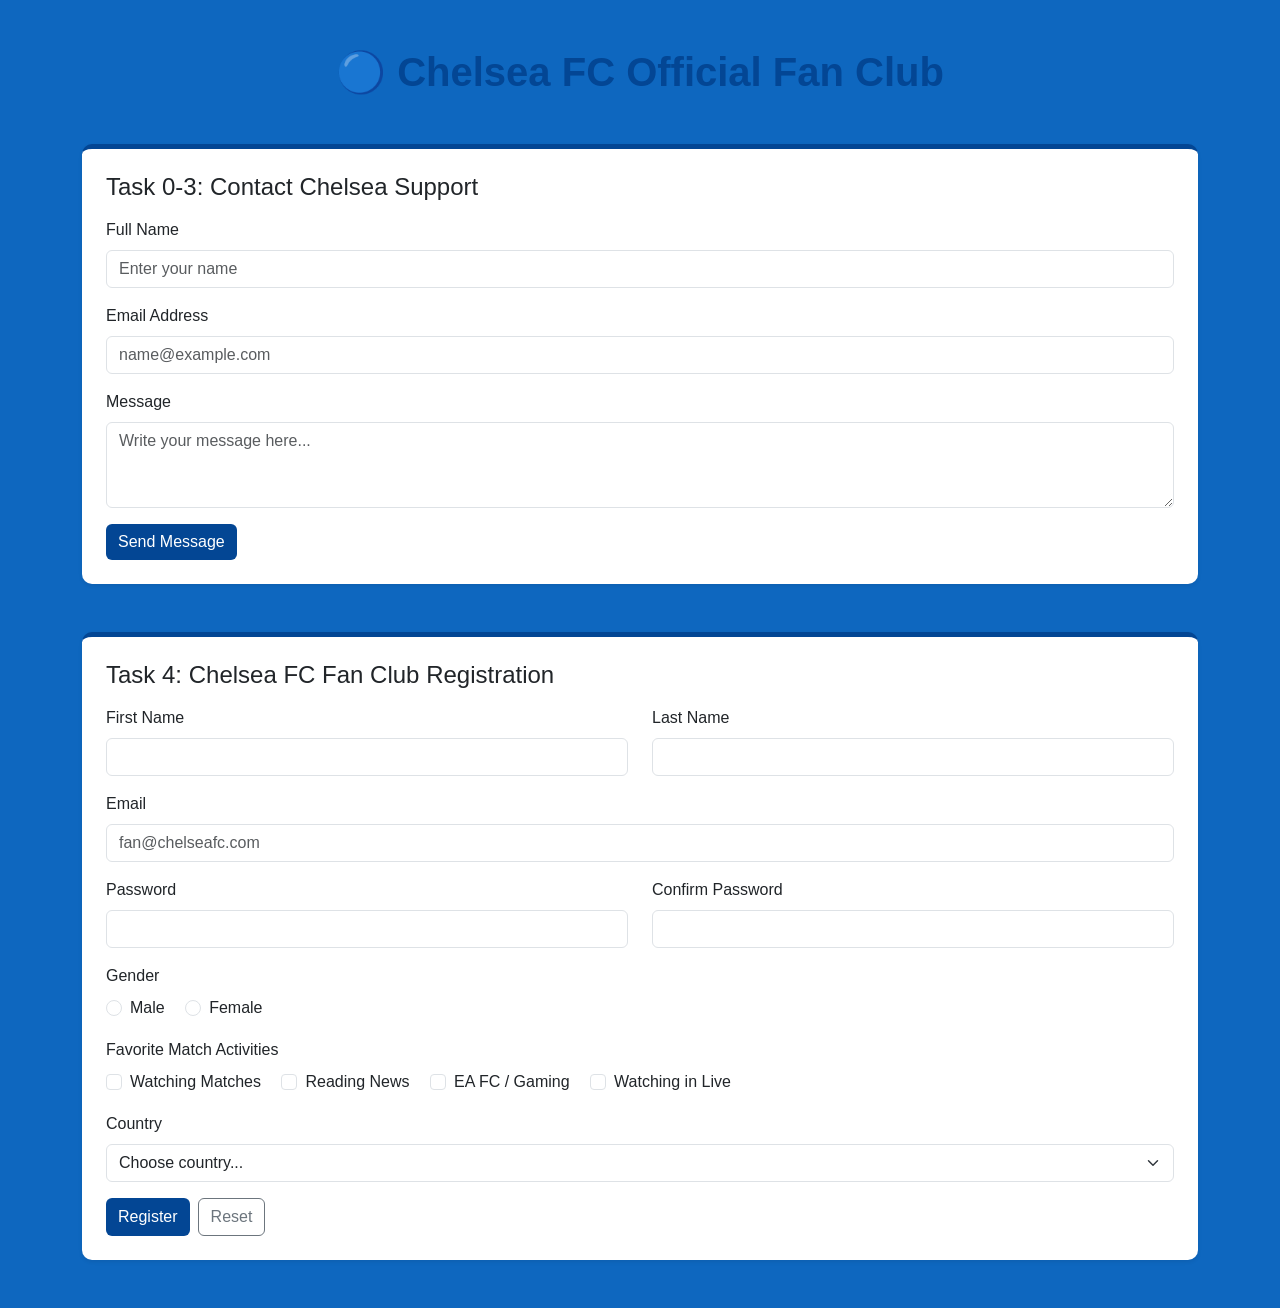
<file: index.html>
<!DOCTYPE html>
<html lang="en">
<head>
    <meta charset="UTF-8">
    <meta name="viewport" content="width=device-width, initial-scale=1.0">
    <title>Chelsea FC - Fan Portal & Forms</title>
    <link href="https://cdn.jsdelivr.net/npm/bootstrap@5.3.0/dist/css/bootstrap.min.css" rel="stylesheet">
    <link rel="stylesheet" href="style.css">
</head>
<body>

    <div class="container my-5">
        <header class="text-center mb-5">
            <h1 class="chelsea-title fw-bold">🔵 Chelsea FC Official Fan Club</h1>
        </header>

        <section class="card shadow-sm p-4 mb-5">
            <h2 class="h4 text-dark mb-3">Task 0-3: Contact Chelsea Support</h2>
            <form class="needs-validation" novalidate>
                <div class="mb-3">
                    <label for="contactName" class="form-label">Full Name</label>
                    <input type="text" class="form-control" id="contactName" placeholder="Enter your name" required>
                    <div class="invalid-feedback">Please enter your name.</div>
                </div>

                <div class="mb-3">
                    <label for="contactEmail" class="form-label">Email Address</label>
                    <input type="email" class="form-control" id="contactEmail" placeholder="name@example.com" required>
                    <div class="invalid-feedback">Please provide a valid email address.</div>
                </div>

                <div class="mb-3">
                    <label for="contactMessage" class="form-label">Message</label>
                    <textarea class="form-control" id="contactMessage" rows="3" placeholder="Write your message here..." required></textarea>
                    <div class="invalid-feedback">Message cannot be empty.</div>
                </div>

                <button type="submit" class="btn btn-chelsea">Send Message</button>
            </form>
        </section>

        <section class="card shadow-sm p-4">
            <h2 class="h4 text-dark mb-3">Task 4: Chelsea FC Fan Club Registration</h2>
            <form class="needs-validation" novalidate>
                <div class="row">
                    <div class="col-md-6 mb-3">
                        <label for="firstName" class="form-label">First Name</label>
                        <input type="text" class="form-control" id="firstName" required>
                        <div class="invalid-feedback">First name is required.</div>
                    </div>
                    <div class="col-md-6 mb-3">
                        <label for="lastName" class="form-label">Last Name</label>
                        <input type="text" class="form-control" id="lastName" required>
                        <div class="invalid-feedback">Last name is required.</div>
                    </div>
                </div>

                <div class="mb-3">
                    <label for="regEmail" class="form-label">Email</label>
                    <input type="email" class="form-control" id="regEmail" placeholder="fan@chelseafc.com" required>
                    <div class="invalid-feedback">Please enter a valid email.</div>
                </div>

                <div class="row">
                    <div class="col-md-6 mb-3">
                        <label for="password" class="form-label">Password</label>
                        <input type="password" class="form-control" id="password" minlength="6" required>
                        <div class="invalid-feedback">Password must be at least 6 characters long.</div>
                    </div>
                    <div class="col-md-6 mb-3">
                        <label for="confirmPassword" class="form-label">Confirm Password</label>
                        <input type="password" class="form-control" id="confirmPassword" required>
                        <div class="invalid-feedback">Passwords must match.</div>
                    </div>
                </div>

                <div class="mb-3">
                    <label class="form-label d-block">Gender</label>
                    <div class="form-check form-check-inline">
                        <input class="form-check-input" type="radio" name="gender" id="genderMale" value="male" required>
                        <label class="form-check-label" for="genderMale">Male</label>
                    </div>
                    <div class="form-check form-check-inline">
                        <input class="form-check-input" type="radio" name="gender" id="genderFemale" value="female" required>
                        <label class="form-check-label" for="genderFemale">Female</label>
                    </div>
                </div>

                <div class="mb-3">
                    <label class="form-label d-block">Favorite Match Activities </label>
                    <div class="form-check form-check-inline">
                        <input class="form-check-input" type="checkbox" id="hobbyMatch" value="match">
                        <label class="form-check-label" for="hobbyMatch">Watching Matches</label>
                    </div>
                    <div class="form-check form-check-inline">
                        <input class="form-check-input" type="checkbox" id="hobbyNews" value="news">
                        <label class="form-check-label" for="hobbyNews">Reading News</label>
                    </div>
                    <div class="form-check form-check-inline">
                        <input class="form-check-input" type="checkbox" id="hobbyGaming" value="gaming">
                        <label class="form-check-label" for="hobbyGaming">EA FC / Gaming</label>
                    </div>
                    <div class="form-check form-check-inline">
                        <input class="form-check-input" type="checkbox" id="hobbyGaming" value="live">
                        <label class="form-check-label" for="hobbyGaming">Watching in Live</label>
                    </div>
                </div>

                <div class="mb-3">
                    <label for="country" class="form-label">Country</label>
                    <select class="form-select" id="country" required>
                        <option selected disabled value="">Choose country...</option>
                        <option value="KZ">Kazakhstan</option>
                        <option value="UK">United Kingdom</option>
                        <option value="UK">Uzbekistan</option>
                        <option value="UK">Kyrgystan</option>
                        <option value="UK">Tajikistan</option>
                        <option value="UK">Azerbaijan</option>
                        <option value="UK">Geargia</option>
                        <option value="US">Armenia</option>
                        <option value="UK">China</option>
                        <option value="UK">RSA</option>
                        <option value="UK">UAE</option>
                        <option value="Other">Other</option>
                    </select>
                    <div class="invalid-feedback">Please select your country.</div>
                </div>

                <div class="d-flex gap-2">
                    <button type="submit" class="btn btn-chelsea">Register</button>
                    <button type="reset" class="btn btn-outline-secondary">Reset</button>
                </div>
            </form>
        </section>
    </div>

    <script src="https://cdn.jsdelivr.net/npm/bootstrap@5.3.0/dist/js/bootstrap.bundle.min.js"></script>
    <script>
        (() => {
          'use strict'
          const forms = document.querySelectorAll('.needs-validation')
          Array.from(forms).forEach(form => {
            form.addEventListener('submit', event => {
              if (!form.checkValidity()) {
                event.preventDefault()
                event.stopPropagation()
              }
              form.classList.add('was-validated')
            }, false)
          })
        })()
    </script>
</body>
</html>
</file>
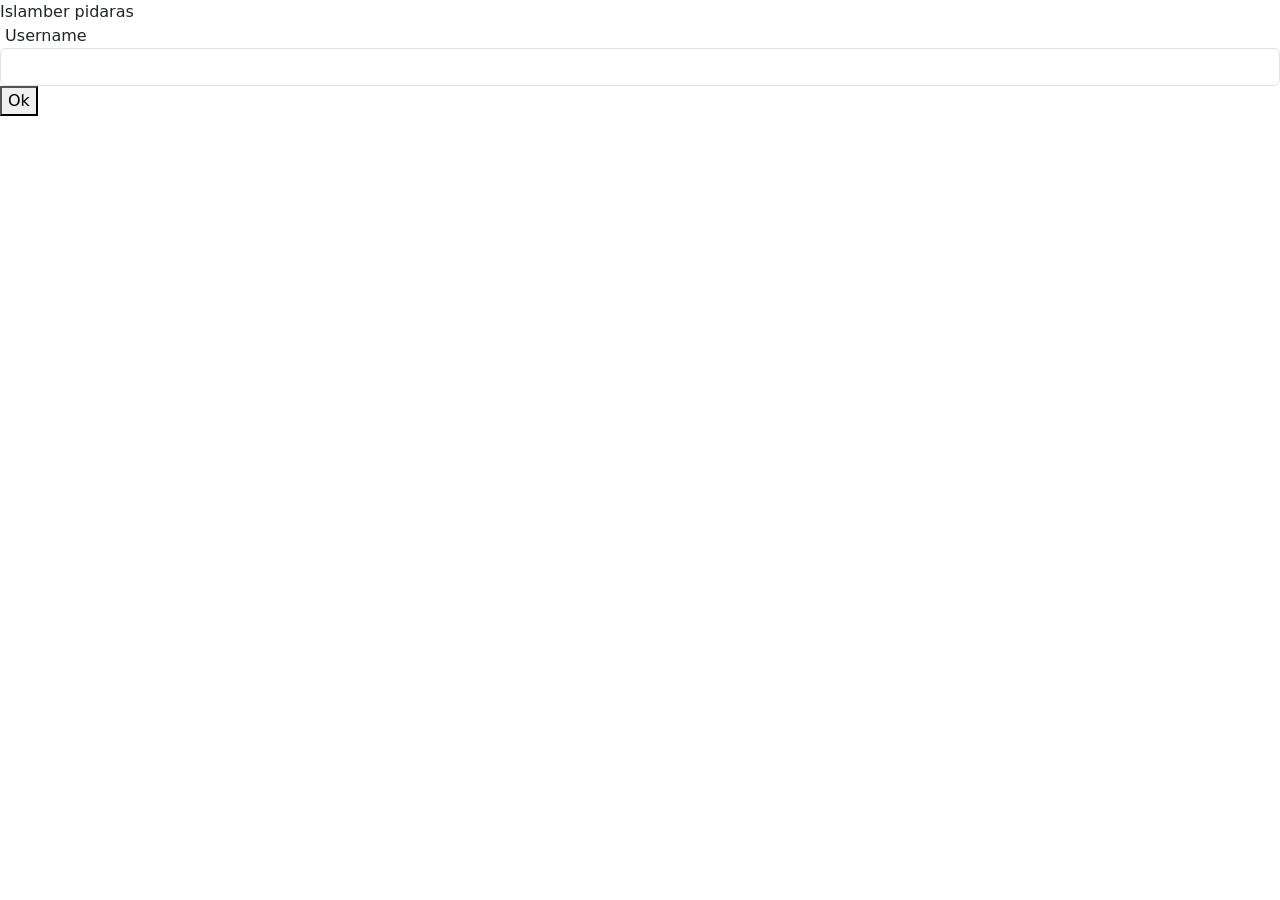
<file: yyy.html>
<!DOCTYPE html>
<html>
<head>
  <link href="https://cdn.jsdelivr.net/npm/bootstrap@5.3.0/dist/css/bootstrap.min.css" rel="stylesheet">
<style>
 
</style>
</head>
<body>
  <div>
    Islamber pidaras
  </div>
  <form class="needs-validation" novalidate>
    <label  for="name"class="class-control"></label>
    Username 
    <input type="text" class="form-control" minlength="3" required>
    <div class="invalid-feedback">more than 3 character</div>
    <button type="submit">Ok</button>
  </form>
  <script>
        (() => {
          'use strict'
          const forms = document.querySelectorAll('.needs-validation')
          Array.from(forms).forEach(form => {
            form.addEventListener('submit', event => {
              if (!form.checkValidity()) {
                event.preventDefault()
                event.stopPropagation()
              }
              form.classList.add('was-validated')
            }, false)
          })
        })()
    </script>
</body>
</html>
</file>
<file: style.css>
body {
    background-color: #0e67bf;
    font-family: 'Segoe UI', Tahoma, Geneva, Verdana, sans-serif;

}
.chelsea-title {
    color: #034694; 
}

.card {
    border: none;
    border-top: 5px solid #034694;
    border-radius: 10px;
}

.btn-chelsea {
    background-color: #034694;
    color: white;
    border: none;
}

.btn-chelsea:hover {
    background-color: #023670;
    color: white;
}
</file>
